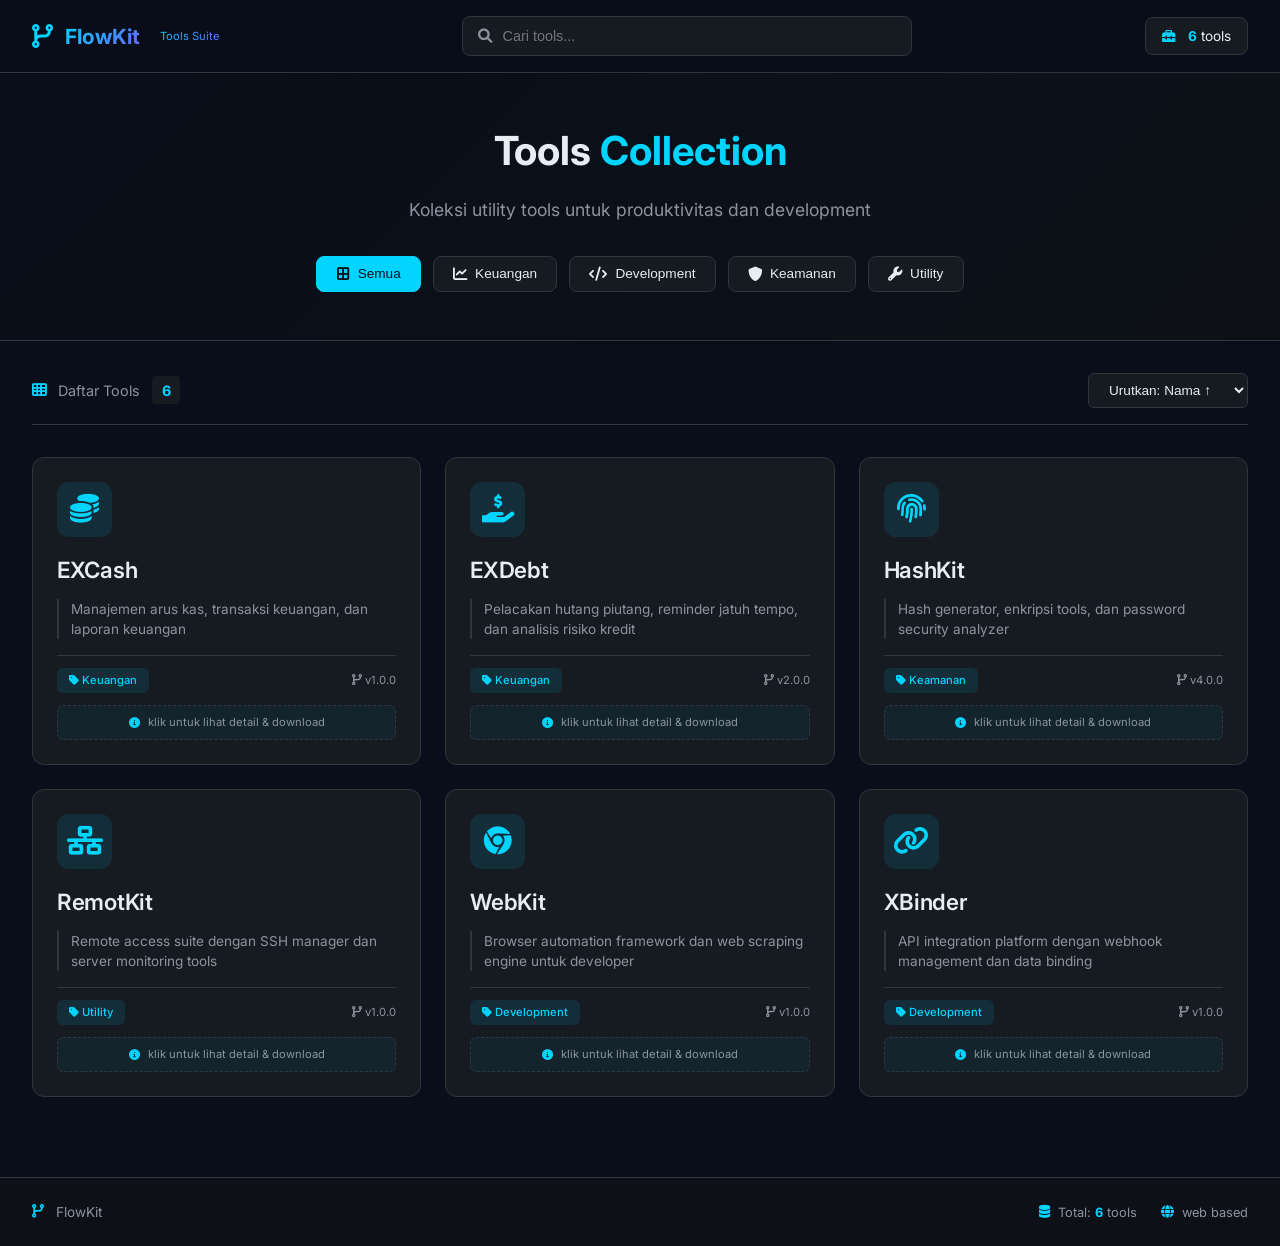
<file: index.html>
<!DOCTYPE html>
<html lang="id">
<head>
    <meta charset="UTF-8">
    <meta name="viewport" content="width=device-width, initial-scale=1.0">
    <title>FlowKit - Tools Collection</title>
    <link rel="icon" type="image/svg+xml" href="data:image/svg+xml,%3Csvg xmlns='http://www.w3.org/2000/svg' viewBox='0 0 100 100'%3E%3Crect width='100' height='100' rx='20' fill='%23161b22'/%3E%3Ctext x='50' y='72' font-size='55' text-anchor='middle' fill='%2300d4ff'%3E⎇%3C/text%3E%3C/svg%3E">
    <link rel="stylesheet" href="css/style.css">
    <link href="https://fonts.googleapis.com/css2?family=Inter:wght@300;400;500;600;700&display=swap" rel="stylesheet">
    <link rel="stylesheet" href="https://cdnjs.cloudflare.com/ajax/libs/font-awesome/6.0.0-beta3/css/all.min.css">
</head>
<body>
    <!-- Navbar -->
    <nav class="navbar">
        <div class="nav-container">
            <div class="logo">
                <i class="fas fa-code-branch"></i>
                <span>FlowKit</span>
                <span class="logo-badge">Tools Suite</span>
            </div>
            <div class="nav-search">
                <i class="fas fa-search"></i>
                <input type="text" id="searchInput" placeholder="Cari tools...">
            </div>
            <div class="nav-stats">
                <i class="fas fa-toolbox"></i>
                <span id="toolsCount">0</span>
                <span>tools</span>
            </div>
        </div>
    </nav>

    <!-- Hero Section -->
    <header class="hero">
        <div class="hero-content">
            <h1>Tools <span>Collection</span></h1>
            <p>Koleksi utility tools untuk produktivitas dan development</p>
            <div class="category-filters">
                <button class="filter-btn active" data-category="all">
                    <i class="fas fa-border-all"></i> Semua
                </button>
                <button class="filter-btn" data-category="financial">
                    <i class="fas fa-chart-line"></i> Keuangan
                </button>
                <button class="filter-btn" data-category="development">
                    <i class="fas fa-code"></i> Development
                </button>
                <button class="filter-btn" data-category="security">
                    <i class="fas fa-shield-alt"></i> Keamanan
                </button>
                <button class="filter-btn" data-category="utility">
                    <i class="fas fa-wrench"></i> Utility
                </button>
            </div>
        </div>
    </header>

    <!-- Main Content -->
    <main class="container">
        <div class="tools-header">
            <div class="tools-header-left">
                <i class="fas fa-th"></i>
                <span>Daftar Tools</span>
                <span class="tools-badge" id="resultCount">6</span>
            </div>
            <div class="tools-header-right">
                <select id="sortSelect" class="sort-select">
                    <option value="name">Urutkan: Nama ↑</option>
                    <option value="name-desc">Urutkan: Nama ↓</option>
                    <option value="category">Urutkan: Kategori</option>
                </select>
            </div>
        </div>

        <div class="tools-grid" id="toolsGrid">
            <!-- Tools akan diisi oleh JavaScript -->
        </div>

        <!-- Empty State -->
        <div class="empty-state" id="emptyState" style="display: none;">
            <div class="empty-card">
                <i class="fas fa-box-open"></i>
                <h3>Tidak ada tools ditemukan</h3>
                <p>Coba dengan kata kunci lain</p>
            </div>
        </div>
    </main>

    <!-- Footer -->
    <footer class="footer">
        <div class="footer-content">
            <div class="footer-left">
                <i class="fas fa-code-branch"></i>
                <span>FlowKit</span>
            </div>
            <div class="footer-right">
                <div class="footer-stat">
                    <i class="fas fa-database"></i>
                    <span>Total: <strong id="totalToolsFooter">6</strong> tools</span>
                </div>
                <div class="footer-stat">
                    <i class="fas fa-globe"></i>
                    <span>web based</span>
                </div>
            </div>
        </div>
    </footer>

    <script src="js/toolsData.js"></script>
    <script src="js/script.js"></script>
</body>
</html>
</file>
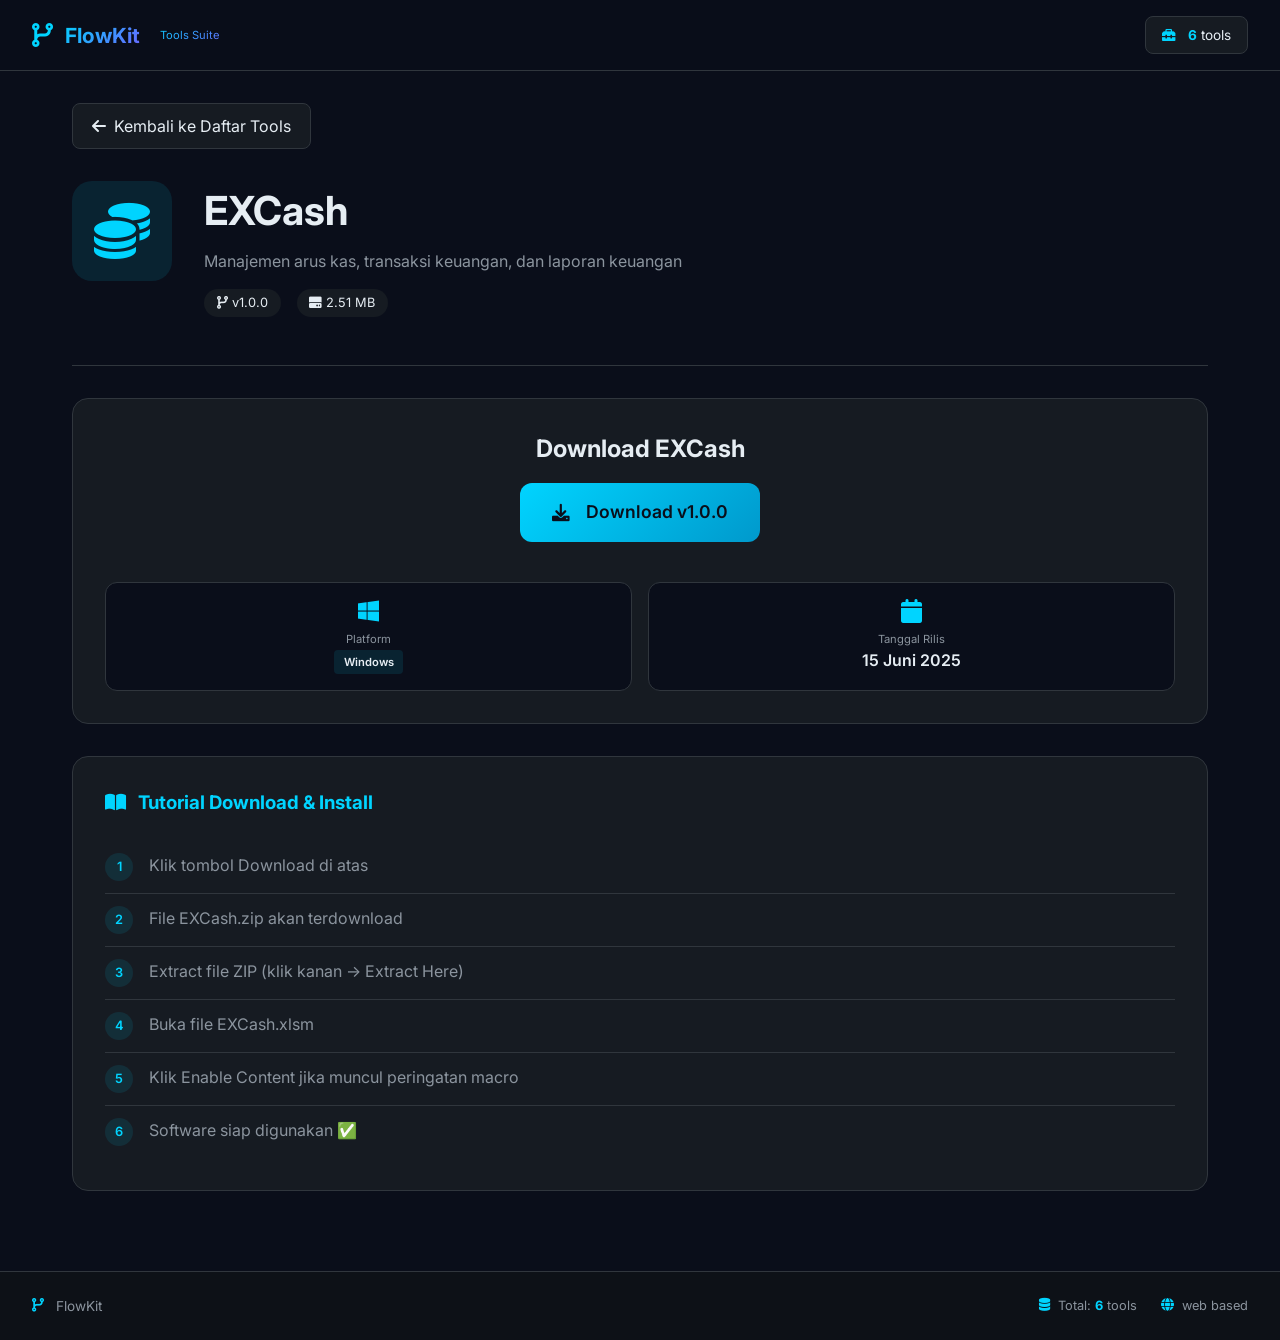
<file: pages/excash.html>
<!DOCTYPE html>
<html lang="id">
<head>
    <meta charset="UTF-8">
    <meta name="viewport" content="width=device-width, initial-scale=1.0">
    <title>FlowKit Tools</title>
    <link rel="icon" type="image/svg+xml" href="data:image/svg+xml,%3Csvg xmlns='http://www.w3.org/2000/svg' viewBox='0 0 100 100'%3E%3Crect width='100' height='100' rx='20' fill='%23161b22'/%3E%3Ctext x='50' y='72' font-size='55' text-anchor='middle' fill='%2300d4ff'%3E⎇%3C/text%3E%3C/svg%3E">
    <link rel="stylesheet" href="../css/style.css">
    <link href="https://fonts.googleapis.com/css2?family=Inter:wght@300;400;500;600;700&display=swap" rel="stylesheet">
    <link rel="stylesheet" href="https://cdnjs.cloudflare.com/ajax/libs/font-awesome/6.0.0-beta3/css/all.min.css">
    <style>
        .detail-container { max-width: 1200px; margin: 0 auto; padding: 2rem; }
        .back-button {
            display: inline-flex; align-items: center; gap: 0.5rem;
            background: var(--card-bg); border: 1px solid var(--border-color);
            padding: 0.6rem 1.2rem; border-radius: 8px;
            color: var(--text-primary); text-decoration: none; margin-bottom: 2rem;
            transition: all 0.2s;
        }
        .back-button:hover { border-color: var(--accent); color: var(--accent); }
        .tool-detail-header {
            display: grid; grid-template-columns: auto 1fr; gap: 2rem;
            margin-bottom: 2rem; padding-bottom: 2rem; border-bottom: 1px solid var(--border-color);
        }
        .tool-detail-icon {
            width: 100px; height: 100px; background: rgba(0, 212, 255, 0.1);
            border-radius: 20px; display: flex; align-items: center; justify-content: center;
        }
        .tool-detail-icon i { font-size: 3.5rem; color: var(--accent); }
        .tool-detail-info h1 { font-size: 2.5rem; margin-bottom: 0.5rem; }
        .tool-detail-meta {
            display: flex; gap: 1rem; flex-wrap: wrap; margin: 1rem 0;
        }
        .tool-detail-meta span {
            background: var(--card-bg); padding: 0.3rem 0.8rem;
            border-radius: 20px; font-size: 0.8rem;
        }
        .download-section {
            background: var(--card-bg); border: 1px solid var(--border-color);
            border-radius: 16px; padding: 2rem; margin-bottom: 2rem; text-align: center;
        }
        .download-btn {
            display: inline-flex; align-items: center; gap: 1rem;
            background: linear-gradient(135deg, var(--accent), var(--accent-dark));
            color: var(--bg-primary); padding: 1rem 2rem; border-radius: 12px;
            text-decoration: none; font-weight: 600; font-size: 1.1rem;
            transition: all 0.3s; margin: 1rem 0;
        }
        .download-btn:hover { transform: translateY(-2px); box-shadow: 0 10px 20px rgba(0, 212, 255, 0.3); }
        .tutorial-section {
            background: var(--card-bg); border: 1px solid var(--border-color);
            border-radius: 16px; padding: 2rem; margin-top: 2rem;
        }
        .tutorial-section h3 {
            margin-bottom: 1.5rem; color: var(--accent);
            display: flex; align-items: center; gap: 0.75rem;
        }
        .step-list { list-style: none; padding: 0; }
        .step-list li {
            display: flex; align-items: flex-start; gap: 1rem;
            padding: 0.75rem 0; border-bottom: 1px solid var(--border-color);
        }
        .step-list li:last-child { border-bottom: none; }
        .step-number {
            width: 28px; height: 28px; background: rgba(0, 212, 255, 0.1);
            border-radius: 50%; display: inline-flex; align-items: center;
            justify-content: center; font-size: 0.8rem; font-weight: 600;
            color: var(--accent); flex-shrink: 0;
        }
        .step-text { color: var(--text-secondary); line-height: 1.5; }
        .step-text strong { color: var(--text-primary); }
        .info-grid {
            display: grid; grid-template-columns: repeat(auto-fit, minmax(200px, 1fr));
            gap: 1rem; margin-top: 1.5rem;
        }
        .info-card {
            background: var(--bg-primary); border: 1px solid var(--border-color);
            border-radius: 12px; padding: 1rem; text-align: center;
        }
        .info-card i { font-size: 1.5rem; color: var(--accent); margin-bottom: 0.5rem; }
        .info-card .label { font-size: 0.7rem; color: var(--text-secondary); }
        .info-card .value { font-size: 1rem; font-weight: 600; }
        .platform-badge {
            display: inline-block;
            background: rgba(0, 212, 255, 0.1);
            padding: 0.2rem 0.6rem;
            border-radius: 4px;
            font-size: 0.7rem;
            margin: 0 0.2rem;
        }
    </style>
</head>
<body>
    <nav class="navbar">
        <div class="nav-container">
            <div class="logo">
                <i class="fas fa-code-branch"></i>
                <span>FlowKit</span>
                <span class="logo-badge">Tools Suite</span>
            </div>
            <div class="nav-stats">
                <i class="fas fa-toolbox"></i>
                <span id="toolsCount"></span>
                <span>tools</span>
            </div>
        </div>
    </nav>

    <main class="detail-container">
        <a href="../index.html" class="back-button">
            <i class="fas fa-arrow-left"></i> Kembali ke Daftar Tools
        </a>

        <div id="toolDetail">
            <div style="text-align: center; padding: 3rem;">
                <i class="fas fa-spinner fa-pulse"></i> Memuat...
            </div>
        </div>
    </main>

    <footer class="footer">
        <div class="footer-content">
            <div class="footer-left">
                <i class="fas fa-code-branch"></i>
                <span>FlowKit</span>
            </div>
            <div class="footer-right">
                <div class="footer-stat">
                    <i class="fas fa-database"></i>
                    <span>Total: <strong id="totalToolsFooter">6</strong> tools</span>
                </div>
                <div class="footer-stat">
                    <i class="fas fa-globe"></i>
                    <span>web based</span>
                </div>
            </div>
        </div>
    </footer>

    <script src="../js/toolsData.js"></script>
    <script>
        const toolId = window.location.pathname.split('/').pop().replace('.html', '');
        const tool = getToolById(toolId);

        function renderDetail() {
            if (!tool) {
                document.getElementById('toolDetail').innerHTML = `
                    <div style="text-align: center; padding: 3rem;">
                        <i class="fas fa-exclamation-triangle" style="font-size: 3rem; color: var(--danger);"></i>
                        <h2>Tool tidak ditemukan</h2>
                        <a href="../index.html" class="download-btn" style="margin-top: 1rem;">Kembali ke Beranda</a>
                    </div>
                `;
                return;
            }

            // Generate platform badges
            const platformBadges = tool.platform.map(p => `<span class="platform-badge">${p}</span>`).join('');

            // Generate tutorial steps
            const tutorialSteps = tool.tutorial.map((step, index) => `
                <li>
                    <span class="step-number">${index + 1}</span>
                    <span class="step-text">${step}</span>
                </li>
            `).join('');

            document.getElementById('toolDetail').innerHTML = `
                <div class="tool-detail-header">
                    <div class="tool-detail-icon">
                        <i class="${tool.icon}"></i>
                    </div>
                    <div class="tool-detail-info">
                        <h1>${tool.name}</h1>
                        <p style="color: var(--text-secondary); font-size: 1rem;">${tool.description}</p>
                        <div class="tool-detail-meta">
                            <span><i class="fas fa-code-branch"></i> v${tool.version}</span>
                            <span><i class="fas fa-hdd"></i> ${tool.fileSize}</span>
                        </div>
                    </div>
                </div>

                <div class="download-section">
                    <h2>Download ${tool.name}</h2>
                    <a href="${tool.downloadUrl}" class="download-btn" download>
                        <i class="fas fa-download"></i> Download v${tool.version}
                    </a>
                    <div class="info-grid">
                        <div class="info-card">
                            <i class="fab fa-windows"></i>
                            <div class="label">Platform</div>
                            <div class="value">${platformBadges}</div>
                        </div>
                        <div class="info-card">
                            <i class="fas fa-calendar"></i>
                            <div class="label">Tanggal Rilis</div>
                            <div class="value">${tool.releaseDate}</div>
                        </div>
                    </div>
                </div>

                <div class="tutorial-section">
                    <h3><i class="fas fa-book-open"></i> Tutorial Download & Install</h3>
                    <ul class="step-list">
                        ${tutorialSteps}
                    </ul>
                </div>
            `;

            document.getElementById('toolsCount').textContent = toolsData.length;
            document.getElementById('totalToolsFooter').textContent = toolsData.length;
        }

        renderDetail();
    </script>
</body>
</html>
</file>
<file: css/style.css>
:root {
    --bg-primary: #0a0e1a;
    --bg-secondary: #0d1117;
    --card-bg: #161b22;
    --border-color: #30363d;
    --border-light: #3d444d;
    --accent: #00d4ff;
    --accent-dark: #0099cc;
    --success: #00c853;
    --warning: #ff9800;
    --danger: #ff4757;
    --text-primary: #e6edf3;
    --text-secondary: #8b949e;
    --hover-bg: #1f242e;
}

* {
    margin: 0;
    padding: 0;
    box-sizing: border-box;
}

body {
    font-family: 'Inter', sans-serif;
    background: var(--bg-primary);
    color: var(--text-primary);
    line-height: 1.5;
}

/* Navbar */
.navbar {
    background: rgba(10, 14, 26, 0.95);
    backdrop-filter: blur(10px);
    border-bottom: 1px solid var(--border-color);
    position: sticky;
    top: 0;
    z-index: 1000;
}

.nav-container {
    max-width: 1400px;
    margin: 0 auto;
    padding: 1rem 2rem;
    display: flex;
    justify-content: space-between;
    align-items: center;
    gap: 2rem;
}

.logo {
    display: flex;
    align-items: center;
    gap: 0.75rem;
    font-weight: 700;
    font-size: 1.3rem;
}

.logo i {
    color: var(--accent);
    font-size: 1.5rem;
}

.logo span {
    background: linear-gradient(135deg, var(--accent), #6c63ff);
    -webkit-background-clip: text;
    background-clip: text;
    color: transparent;
}

.logo-badge {
    font-size: 0.7rem;
    background: var(--card-bg);
    padding: 0.2rem 0.5rem;
    border-radius: 4px;
    color: var(--text-secondary);
    font-weight: 400;
}

.nav-search {
    flex: 1;
    max-width: 450px;
    position: relative;
}

.nav-search i {
    position: absolute;
    left: 1rem;
    top: 50%;
    transform: translateY(-50%);
    color: var(--text-secondary);
    font-size: 0.9rem;
}

.nav-search input {
    width: 100%;
    padding: 0.7rem 1rem 0.7rem 2.5rem;
    background: var(--card-bg);
    border: 1px solid var(--border-color);
    border-radius: 8px;
    color: var(--text-primary);
    font-size: 0.9rem;
    transition: all 0.3s;
}

.nav-search input:focus {
    outline: none;
    border-color: var(--accent);
    box-shadow: 0 0 0 2px rgba(0, 212, 255, 0.1);
}

.nav-stats {
    background: var(--card-bg);
    padding: 0.5rem 1rem;
    border-radius: 8px;
    font-size: 0.85rem;
    border: 1px solid var(--border-color);
}

.nav-stats i {
    color: var(--accent);
    margin-right: 0.5rem;
}

.nav-stats span:first-of-type {
    color: var(--accent);
    font-weight: 700;
}

/* Hero Section */
.hero {
    padding: 3rem 2rem;
    background: linear-gradient(135deg, #0a0e1a 0%, #0d1117 100%);
    border-bottom: 1px solid var(--border-color);
    text-align: center;
}

.hero-content {
    max-width: 1200px;
    margin: 0 auto;
}

.hero h1 {
    font-size: 2.5rem;
    margin-bottom: 1rem;
}

.hero h1 span {
    color: var(--accent);
}

.hero p {
    color: var(--text-secondary);
    font-size: 1.1rem;
    margin-bottom: 2rem;
}

.category-filters {
    display: flex;
    justify-content: center;
    gap: 0.75rem;
    flex-wrap: wrap;
}

.filter-btn {
    background: var(--card-bg);
    border: 1px solid var(--border-color);
    color: var(--text-primary);
    padding: 0.6rem 1.2rem;
    border-radius: 8px;
    cursor: pointer;
    font-size: 0.85rem;
    font-weight: 500;
    transition: all 0.2s;
    display: inline-flex;
    align-items: center;
    gap: 0.5rem;
}

.filter-btn i {
    font-size: 0.9rem;
}

.filter-btn:hover {
    border-color: var(--accent);
    color: var(--accent);
    transform: translateY(-2px);
}

.filter-btn.active {
    background: var(--accent);
    color: var(--bg-primary);
    border-color: var(--accent);
}

/* Container */
.container {
    max-width: 1400px;
    margin: 0 auto;
    padding: 2rem;
}

/* Tools Header */
.tools-header {
    display: flex;
    justify-content: space-between;
    align-items: center;
    margin-bottom: 2rem;
    padding-bottom: 1rem;
    border-bottom: 1px solid var(--border-color);
}

.tools-header-left {
    display: flex;
    align-items: center;
    gap: 0.75rem;
    font-size: 0.9rem;
    color: var(--text-secondary);
}

.tools-header-left i {
    color: var(--accent);
}

.tools-badge {
    background: var(--card-bg);
    padding: 0.2rem 0.6rem;
    border-radius: 4px;
    color: var(--accent);
    font-weight: 700;
}

.sort-select {
    background: var(--card-bg);
    border: 1px solid var(--border-color);
    color: var(--text-primary);
    padding: 0.5rem 1rem;
    border-radius: 6px;
    font-size: 0.85rem;
    cursor: pointer;
}

.sort-select:focus {
    outline: none;
    border-color: var(--accent);
}

/* Tools Grid */
.tools-grid {
    display: grid;
    grid-template-columns: repeat(auto-fill, minmax(350px, 1fr));
    gap: 1.5rem;
}

/* Tool Card */
.tool-card {
    background: var(--card-bg);
    border: 1px solid var(--border-color);
    border-radius: 12px;
    padding: 1.5rem;
    cursor: pointer;
    transition: all 0.2s ease;
    position: relative;
    overflow: hidden;
}

/* Garis atas */
.tool-card::before {
    content: '';
    position: absolute;
    top: 0;
    left: 0;
    right: 0;
    height: 3px;
    background: linear-gradient(90deg, var(--accent), transparent);
    opacity: 0;
    transition: opacity 0.2s;
}

.tool-card:hover::before {
    opacity: 1;
}

.tool-card:hover {
    border-color: var(--border-light);
    background: var(--hover-bg);
    transform: translateY(-4px);
}

/* Icon */
.tool-icon {
    width: 55px;
    height: 55px;
    background: rgba(0, 212, 255, 0.1);
    border-radius: 12px;
    display: flex;
    align-items: center;
    justify-content: center;
    margin-bottom: 1rem;
}

.tool-icon i {
    font-size: 1.8rem;
    color: var(--accent);
}

/* Nama tool */
.tool-name {
    font-size: 1.4rem;
    font-weight: 600;
    margin-bottom: 0.5rem;
    letter-spacing: -0.3px;
}

/* Deskripsi */
.tool-description {
    color: var(--text-secondary);
    font-size: 0.85rem;
    line-height: 1.5;
    margin: 0.75rem 0;
    padding-left: 0.75rem;
    border-left: 2px solid var(--border-color);
}

/* Meta info */
.tool-meta {
    display: flex;
    justify-content: space-between;
    align-items: center;
    margin-top: 1rem;
    padding-top: 0.75rem;
    border-top: 1px solid var(--border-color);
}

.tool-category {
    background: rgba(0, 212, 255, 0.1);
    padding: 0.25rem 0.75rem;
    border-radius: 6px;
    font-size: 0.7rem;
    color: var(--accent);
    font-weight: 500;
}

.tool-version {
    font-size: 0.7rem;
    color: var(--text-secondary);
}

/* Install hint */
.tool-install-hint {
    margin-top: 0.75rem;
    font-size: 0.7rem;
    color: var(--text-secondary);
    display: flex;
    align-items: center;
    gap: 0.5rem;
    background: rgba(0, 212, 255, 0.05);
    padding: 0.5rem;
    border-radius: 6px;
    border: 1px dashed var(--border-color);
}

.tool-install-hint i {
    color: var(--accent);
    font-size: 0.7rem;
}

.tool-install-hint code {
    background: var(--bg-primary);
    padding: 0.2rem 0.4rem;
    border-radius: 4px;
    color: var(--warning);
    font-family: monospace;
}

/* Empty State */
.empty-state {
    text-align: center;
    padding: 4rem 2rem;
}

.empty-card {
    background: var(--card-bg);
    border: 1px solid var(--border-color);
    border-radius: 12px;
    padding: 3rem;
    max-width: 500px;
    margin: 0 auto;
}

.empty-card i {
    font-size: 3rem;
    color: var(--text-secondary);
    margin-bottom: 1rem;
}

.empty-card h3 {
    font-size: 1.3rem;
    margin-bottom: 0.5rem;
}

.empty-card p {
    color: var(--text-secondary);
}

/* Footer */
.footer {
    border-top: 1px solid var(--border-color);
    background: var(--bg-secondary);
    margin-top: 3rem;
    padding: 1.5rem 2rem;
}

.footer-content {
    max-width: 1400px;
    margin: 0 auto;
    display: flex;
    justify-content: space-between;
    align-items: center;
    flex-wrap: wrap;
    gap: 1rem;
}

.footer-left {
    display: flex;
    align-items: center;
    gap: 0.75rem;
    font-size: 0.85rem;
    color: var(--text-secondary);
}

.footer-left i {
    color: var(--accent);
}

.footer-right {
    display: flex;
    gap: 1.5rem;
}

.footer-stat {
    display: flex;
    align-items: center;
    gap: 0.5rem;
    font-size: 0.8rem;
    color: var(--text-secondary);
}

.footer-stat i {
    color: var(--accent);
}

.footer-stat strong {
    color: var(--accent);
}

/* Animations */
@keyframes fadeInUp {
    from {
        opacity: 0;
        transform: translateY(20px);
    }
    to {
        opacity: 1;
        transform: translateY(0);
    }
}

.tool-card {
    animation: fadeInUp 0.3s ease-out;
}

/* Responsive */
@media (max-width: 768px) {
    .nav-container {
        flex-direction: column;
        gap: 1rem;
    }

    .nav-search {
        max-width: 100%;
        width: 100%;
    }

    .hero {
        padding: 2rem 1rem;
    }

    .hero h1 {
        font-size: 1.8rem;
    }

    .tools-grid {
        grid-template-columns: 1fr;
    }

    .tools-header {
        flex-direction: column;
        gap: 1rem;
        align-items: flex-start;
    }

    .filter-btn {
        padding: 0.5rem 1rem;
        font-size: 0.8rem;
    }

    .footer-content {
        flex-direction: column;
        text-align: center;
    }
}

/* Scrollbar */
::-webkit-scrollbar {
    width: 8px;
    height: 8px;
}

::-webkit-scrollbar-track {
    background: var(--bg-secondary);
}

::-webkit-scrollbar-thumb {
    background: var(--border-color);
    border-radius: 4px;
}

::-webkit-scrollbar-thumb:hover {
    background: var(--accent);
}

/* Click Hint */
.click-hint {
    margin-top: 0.75rem;
    font-size: 0.7rem;
    color: var(--text-secondary);
    display: flex;
    align-items: center;
    justify-content: center;
    gap: 0.5rem;
    background: rgba(0, 212, 255, 0.05);
    padding: 0.5rem;
    border-radius: 6px;
    border: 1px dashed var(--border-color);
}

.click-hint i {
    color: var(--accent);
    font-size: 0.7rem;
}
</file>
